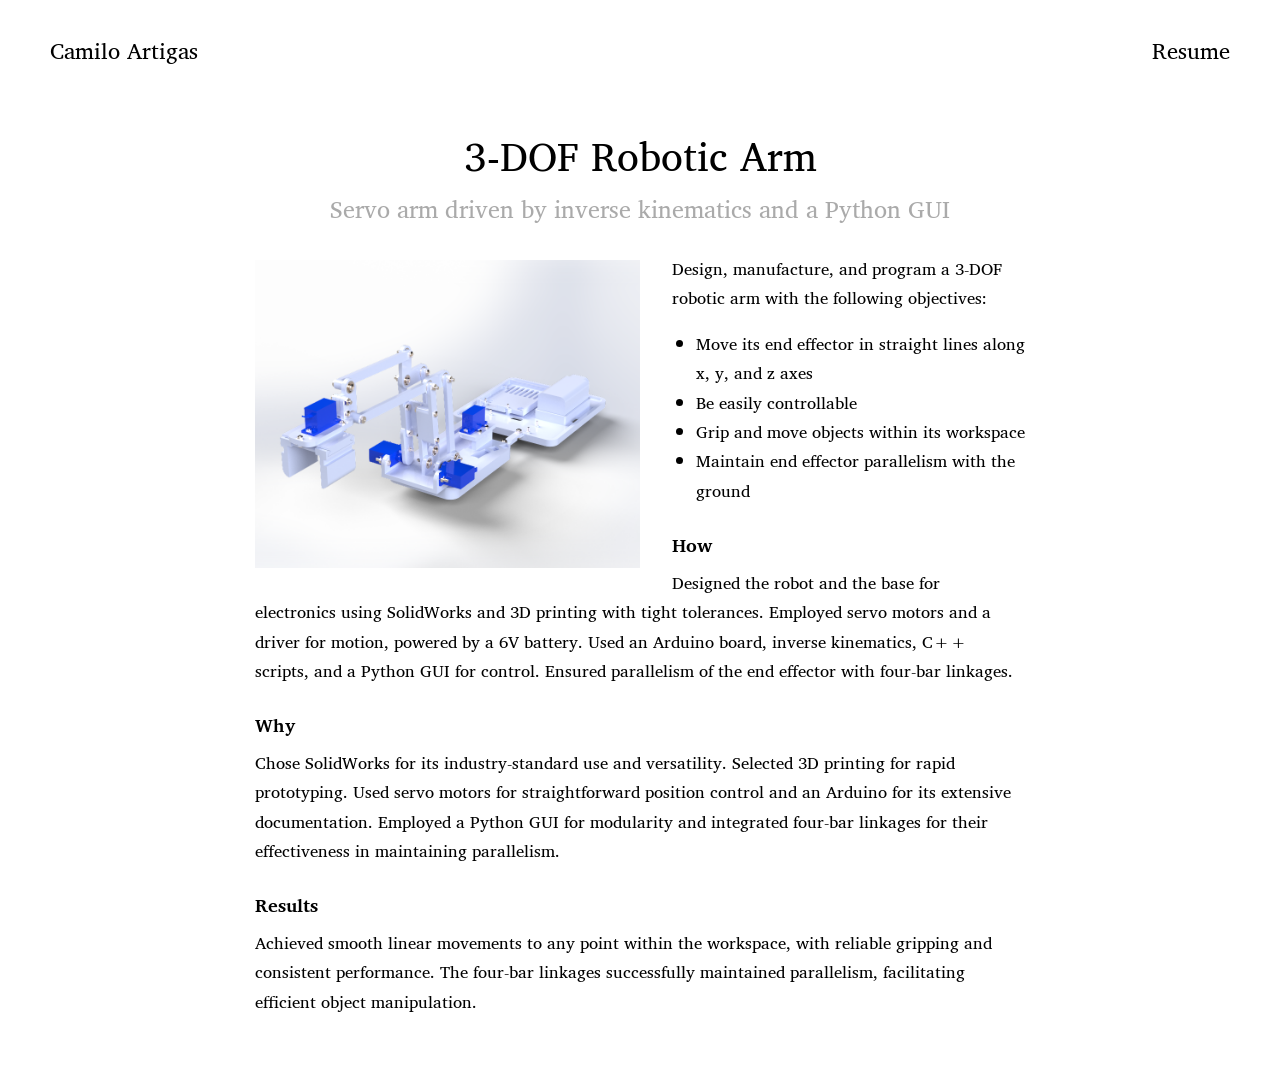
<file: 3dof-robotic-arm.html>
<!DOCTYPE html>
<html lang="en">
<head>
  <meta charset="UTF-8" />
  <meta name="viewport" content="width=device-width, initial-scale=1.0" />
  <title>3 DOF Robotic Arm</title>
  <link rel="stylesheet" href="style.css" />
</head>
<body>
  <header class="site-header">
    <a href="index.html" class="site-name">Camilo Artigas</a>
    <nav class="site-links">
      <a href="assets/Camilo_Artigas_Resume.pdf" target="_blank">Resume</a>
    </nav>
  </header>

  <!-- To edit: copy blocks from project-template.html (subtitle, images, h3 sections, lists, galleries). -->
  <article class="project">
    <h1>3-DOF Robotic Arm</h1>
    <p class="project-sub">Servo arm driven by inverse kinematics and a Python GUI</p>

    <img class="img-left" src="assets/3dof-robotic-arm-3x2.png" alt="3-DOF Robotic Arm" />
    <p>Design, manufacture, and program a 3-DOF robotic arm with the following objectives:</p>
    <ul>
      <li>Move its end effector in straight lines along x, y, and z axes</li>
      <li>Be easily controllable</li>
      <li>Grip and move objects within its workspace</li>
      <li>Maintain end effector parallelism with the ground</li>
    </ul>

    <h3>How</h3>
    <p>Designed the robot and the base for electronics using SolidWorks and 3D printing with tight tolerances. Employed servo motors and a driver for motion, powered by a 6V battery. Used an Arduino board, inverse kinematics, C++ scripts, and a Python GUI for control. Ensured parallelism of the end effector with four-bar linkages.</p>

    <h3>Why</h3>
    <p>Chose SolidWorks for its industry-standard use and versatility. Selected 3D printing for rapid prototyping. Used servo motors for straightforward position control and an Arduino for its extensive documentation. Employed a Python GUI for modularity and integrated four-bar linkages for their effectiveness in maintaining parallelism.</p>

    <h3>Results</h3>
    <p>Achieved smooth linear movements to any point within the workspace, with reliable gripping and consistent performance. The four-bar linkages successfully maintained parallelism, facilitating efficient object manipulation.</p>
  </article>
</body>
</html>
</file>
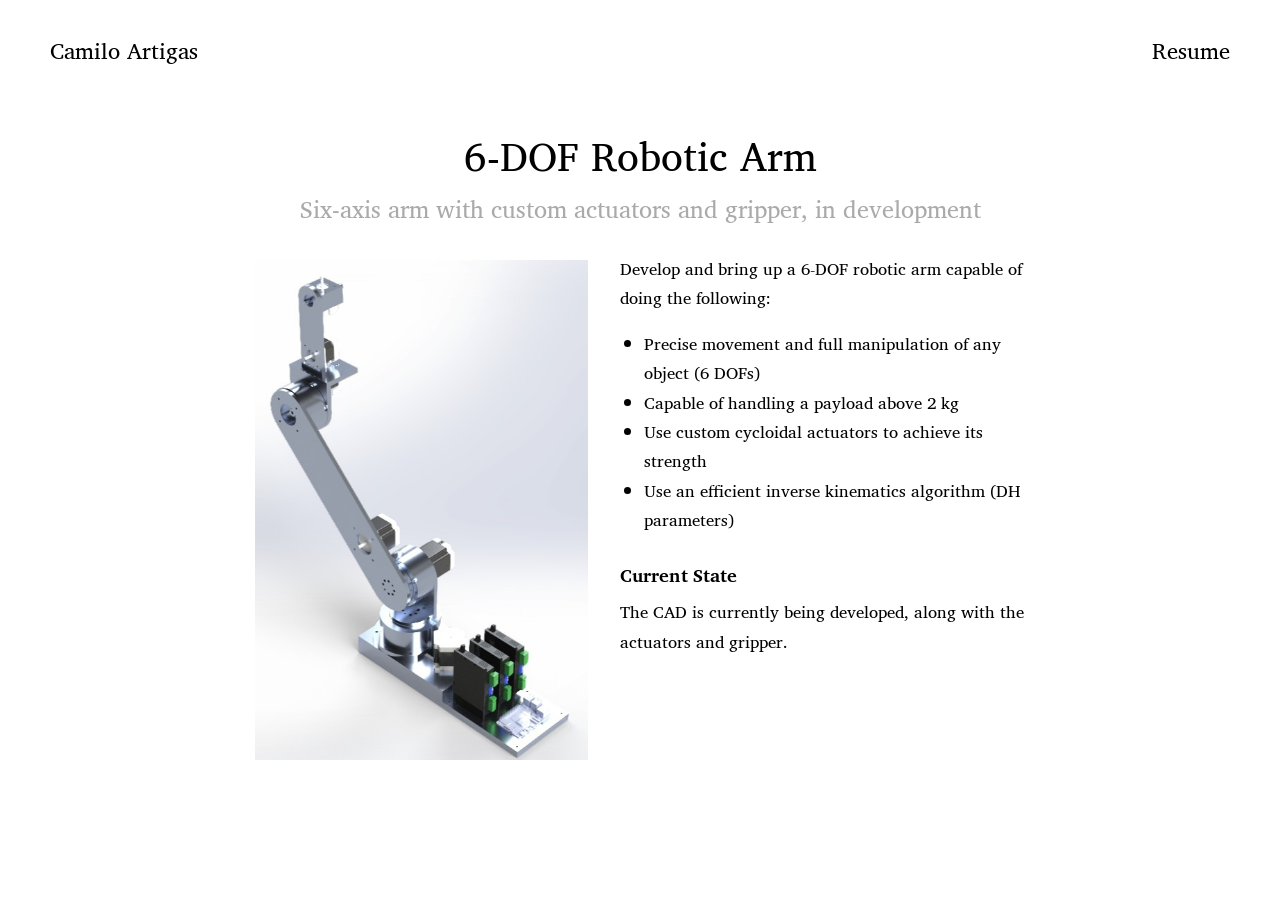
<file: 6dof-robotic-arm.html>
<!DOCTYPE html>
<html lang="en">
<head>
  <meta charset="UTF-8" />
  <meta name="viewport" content="width=device-width, initial-scale=1.0" />
  <title>6 DOF Robotic Arm</title>
  <link rel="stylesheet" href="style.css" />
</head>
<body>
  <header class="site-header">
    <a href="index.html" class="site-name">Camilo Artigas</a>
    <nav class="site-links">
      <a href="assets/Camilo_Artigas_Resume.pdf" target="_blank">Resume</a>
    </nav>
  </header>

  <!-- To edit: copy blocks from project-template.html (subtitle, images, h3 sections, lists, galleries). -->
  <article class="project">
    <h1>6-DOF Robotic Arm</h1>
    <p class="project-sub">Six-axis arm with custom actuators and gripper, in development</p>

    <img class="img-left" src="assets/6dof-robotic-arm-2x3.jpg" alt="6-DOF Robotic Arm" />
    <p>Develop and bring up a 6-DOF robotic arm capable of doing the following:</p>
    <ul>
      <li>Precise movement and full manipulation of any object (6 DOFs)</li>
      <li>Capable of handling a payload above 2 kg</li>
      <li>Use custom cycloidal actuators to achieve its strength</li>
      <li>Use an efficient inverse kinematics algorithm (DH parameters)</li>
    </ul>

    <h3>Current State</h3>
    <p>The CAD is currently being developed, along with the actuators and gripper.</p>
  </article>
</body>
</html>
</file>
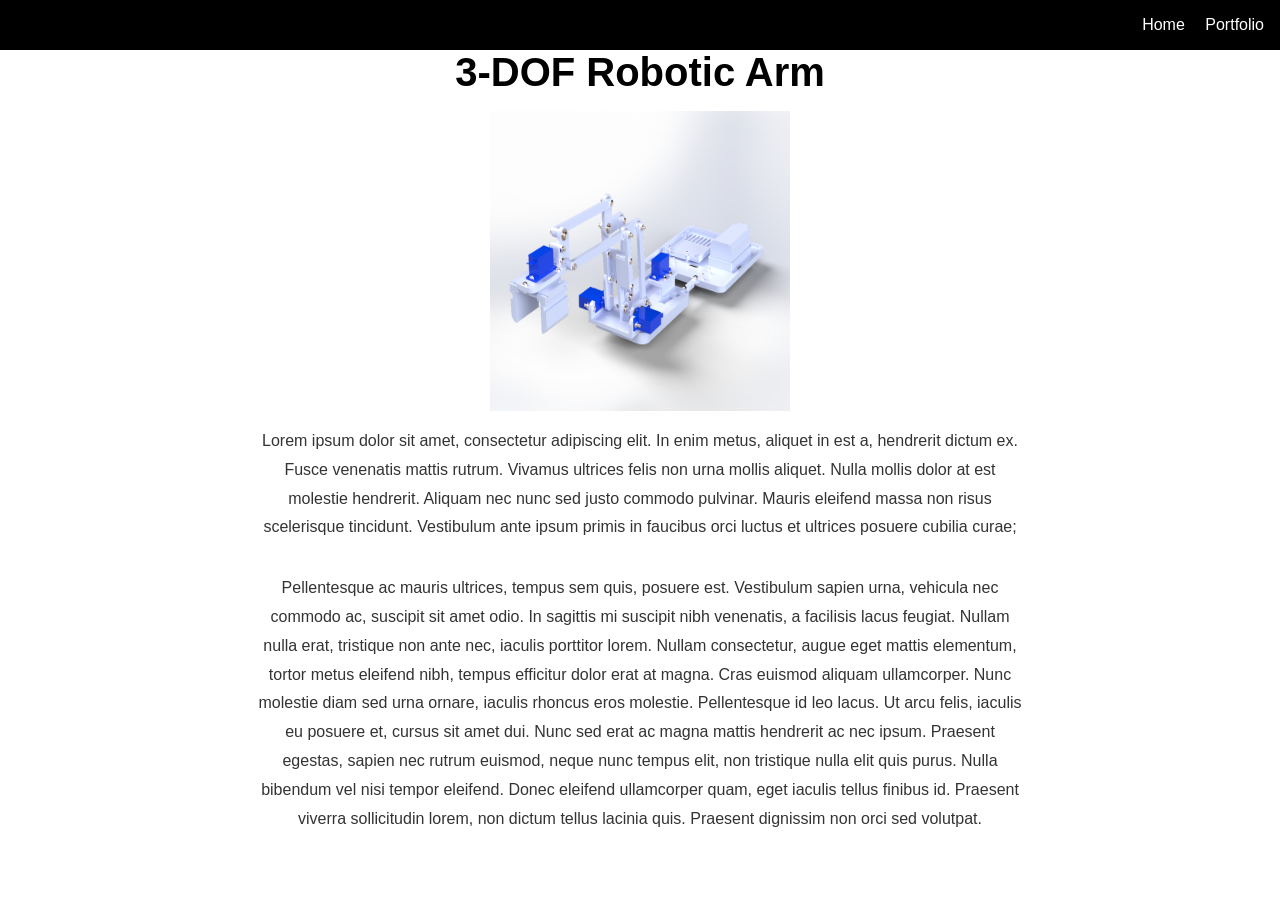
<file: 6of-robotic-arm.html>
<!DOCTYPE html>
<html lang="en">
<head>
  <meta charset="UTF-8" />
  <meta name="viewport" content="width=device-width, initial-scale=1.0" />
  <title>Camilo Artigas</title>
  <style>
    * {
      margin: 0;
      padding: 0;
      box-sizing: border-box;
    }

    body {
      font-family: Arial, sans-serif;
      color: black;
    }

    /* Navbar */
    nav {
      background: black;
      padding: 1rem;
      text-align: right;
      position: sticky;
      top: 0;
      z-index: 1000;
    }

    nav a {
      color: white;
      text-decoration: none;
      margin-left: 1rem;
      font-size: 1rem;
    }

    /* section */
    section {
      display: flex;
      flex-direction: column;
      align-items: center;
      justify-content: center;
      background: white;
    }

    section h1 {
      font-size: 2.5rem;
      margin-bottom: 1rem;
    }

    section h2 {
      font-size: 1.2rem;
      margin-bottom: 1.5rem;
    }

    section img {
      width: 300px;
      height: 300px;
    }

    section p {
      text-align: center;
      font-family: 'Open Sans', sans-serif; /* Use Google Fonts or fallback */
      font-size: 1rem;
      line-height: 1.8; /* Increase spacing between lines */
      max-width: 800px; /* Constrain the paragraph width */
      margin: 1rem auto; /* Center-align horizontally */
      padding: 0 1rem; /* Add padding for smaller screens */
      color: #333; /* Darker text for better contrast */
    }

  </style>
</head>
<body>
  <!-- Navbar -->
  <nav>
    <a href="index.html#home">Home</a>
    <a href="index.html#portfolio">Portfolio</a>
  </nav>

  <!-- section -->
  <section id="home">
    <h1>3-DOF Robotic Arm</h1>
    <img src="assets/3dof-robotic-arm.png" alt="robot arm" />
    <p>Lorem ipsum dolor sit amet, consectetur adipiscing elit. In enim metus, aliquet in est a, hendrerit dictum ex. Fusce venenatis mattis rutrum. Vivamus ultrices felis non urna mollis aliquet. Nulla mollis dolor at est molestie hendrerit. Aliquam nec nunc sed justo commodo pulvinar. Mauris eleifend massa non risus scelerisque tincidunt. Vestibulum ante ipsum primis in faucibus orci luctus et ultrices posuere cubilia curae;</p>
    <p>Pellentesque ac mauris ultrices, tempus sem quis, posuere est. Vestibulum sapien urna, vehicula nec commodo ac, suscipit sit amet odio. In sagittis mi suscipit nibh venenatis, a facilisis lacus feugiat. Nullam nulla erat, tristique non ante nec, iaculis porttitor lorem. Nullam consectetur, augue eget mattis elementum, tortor metus eleifend nibh, tempus efficitur dolor erat at magna. Cras euismod aliquam ullamcorper. Nunc molestie diam sed urna ornare, iaculis rhoncus eros molestie. Pellentesque id leo lacus. Ut arcu felis, iaculis eu posuere et, cursus sit amet dui. Nunc sed erat ac magna mattis hendrerit ac nec ipsum. Praesent egestas, sapien nec rutrum euismod, neque nunc tempus elit, non tristique nulla elit quis purus. Nulla bibendum vel nisi tempor eleifend. Donec eleifend ullamcorper quam, eget iaculis tellus finibus id. Praesent viverra sollicitudin lorem, non dictum tellus lacinia quis. Praesent dignissim non orci sed volutpat.</p>
  </section>
</body>
</html>
</file>
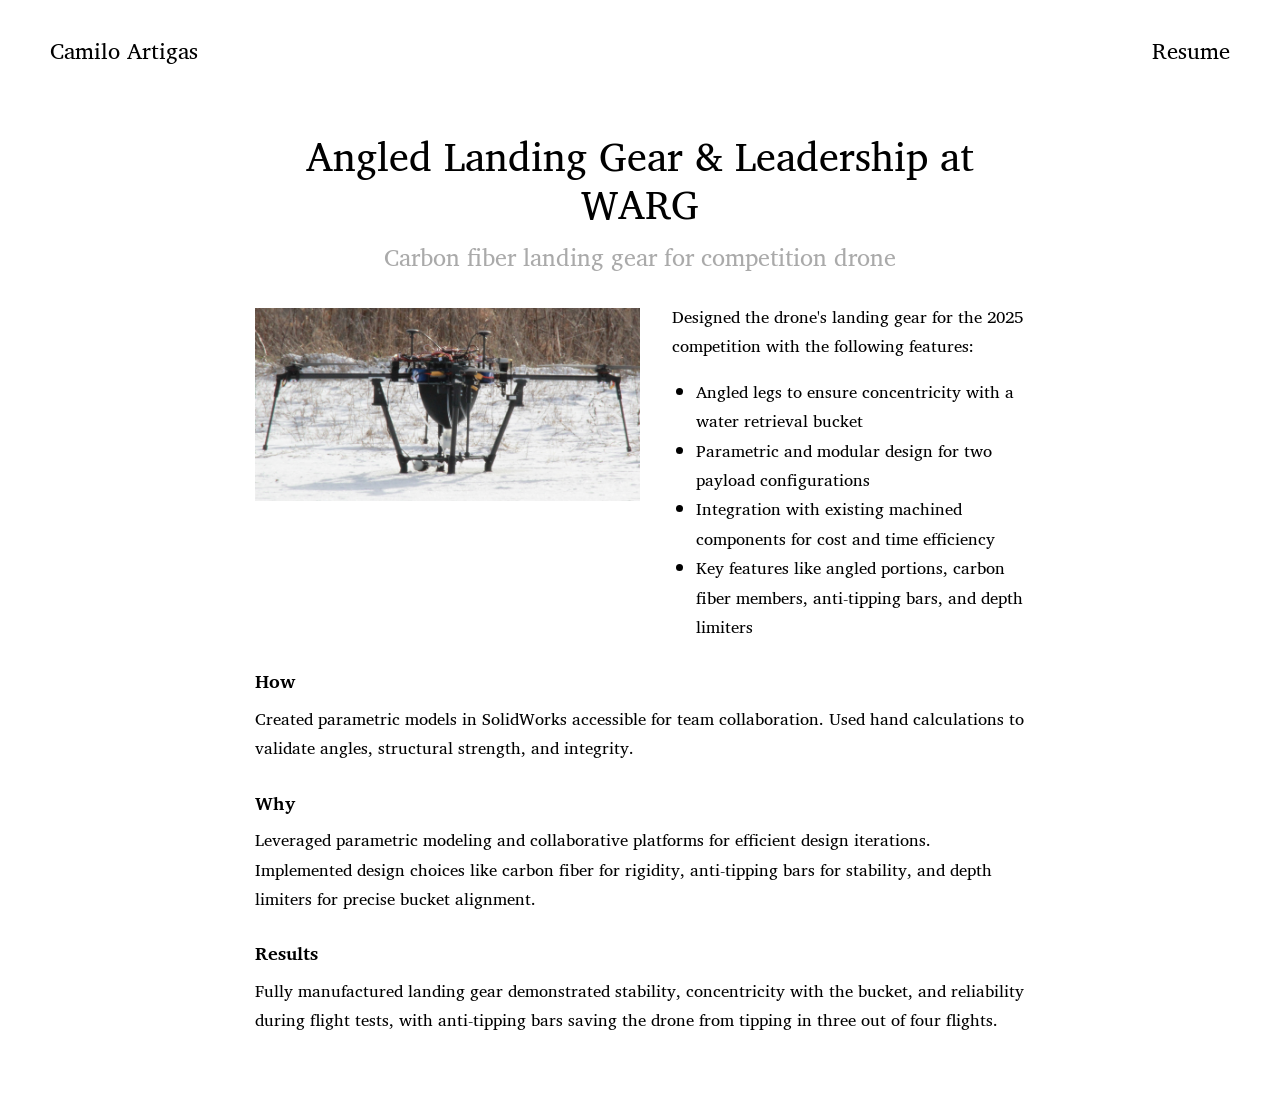
<file: angled-landing-gear.html>
<!DOCTYPE html>
<html lang="en">
<head>
  <meta charset="UTF-8" />
  <meta name="viewport" content="width=device-width, initial-scale=1.0" />
  <title>Angled Landing Gear</title>
  <link rel="stylesheet" href="style.css" />
</head>
<body>
  <header class="site-header">
    <a href="index.html" class="site-name">Camilo Artigas</a>
    <nav class="site-links">
      <a href="assets/Camilo_Artigas_Resume.pdf" target="_blank">Resume</a>
    </nav>
  </header>

  <!-- To edit: copy blocks from project-template.html (subtitle, images, h3 sections, lists, galleries). -->
  <article class="project">
    <h1>Angled Landing Gear &amp; Leadership at WARG</h1>
    <p class="project-sub">Carbon fiber landing gear for competition drone</p>

    <img class="img-left" src="assets/angled-landing-gear-2x1.JPG" alt="Angled Landing Gear" />
    <p>Designed the drone's landing gear for the 2025 competition with the following features:</p>
    <ul>
      <li>Angled legs to ensure concentricity with a water retrieval bucket</li>
      <li>Parametric and modular design for two payload configurations</li>
      <li>Integration with existing machined components for cost and time efficiency</li>
      <li>Key features like angled portions, carbon fiber members, anti-tipping bars, and depth limiters</li>
    </ul>

    <h3>How</h3>
    <p>Created parametric models in SolidWorks accessible for team collaboration. Used hand calculations to validate angles, structural strength, and integrity.</p>

    <h3>Why</h3>
    <p>Leveraged parametric modeling and collaborative platforms for efficient design iterations. Implemented design choices like carbon fiber for rigidity, anti-tipping bars for stability, and depth limiters for precise bucket alignment.</p>

    <h3>Results</h3>
    <p>Fully manufactured landing gear demonstrated stability, concentricity with the bucket, and reliability during flight tests, with anti-tipping bars saving the drone from tipping in three out of four flights.</p>
  </article>
</body>
</html>
</file>
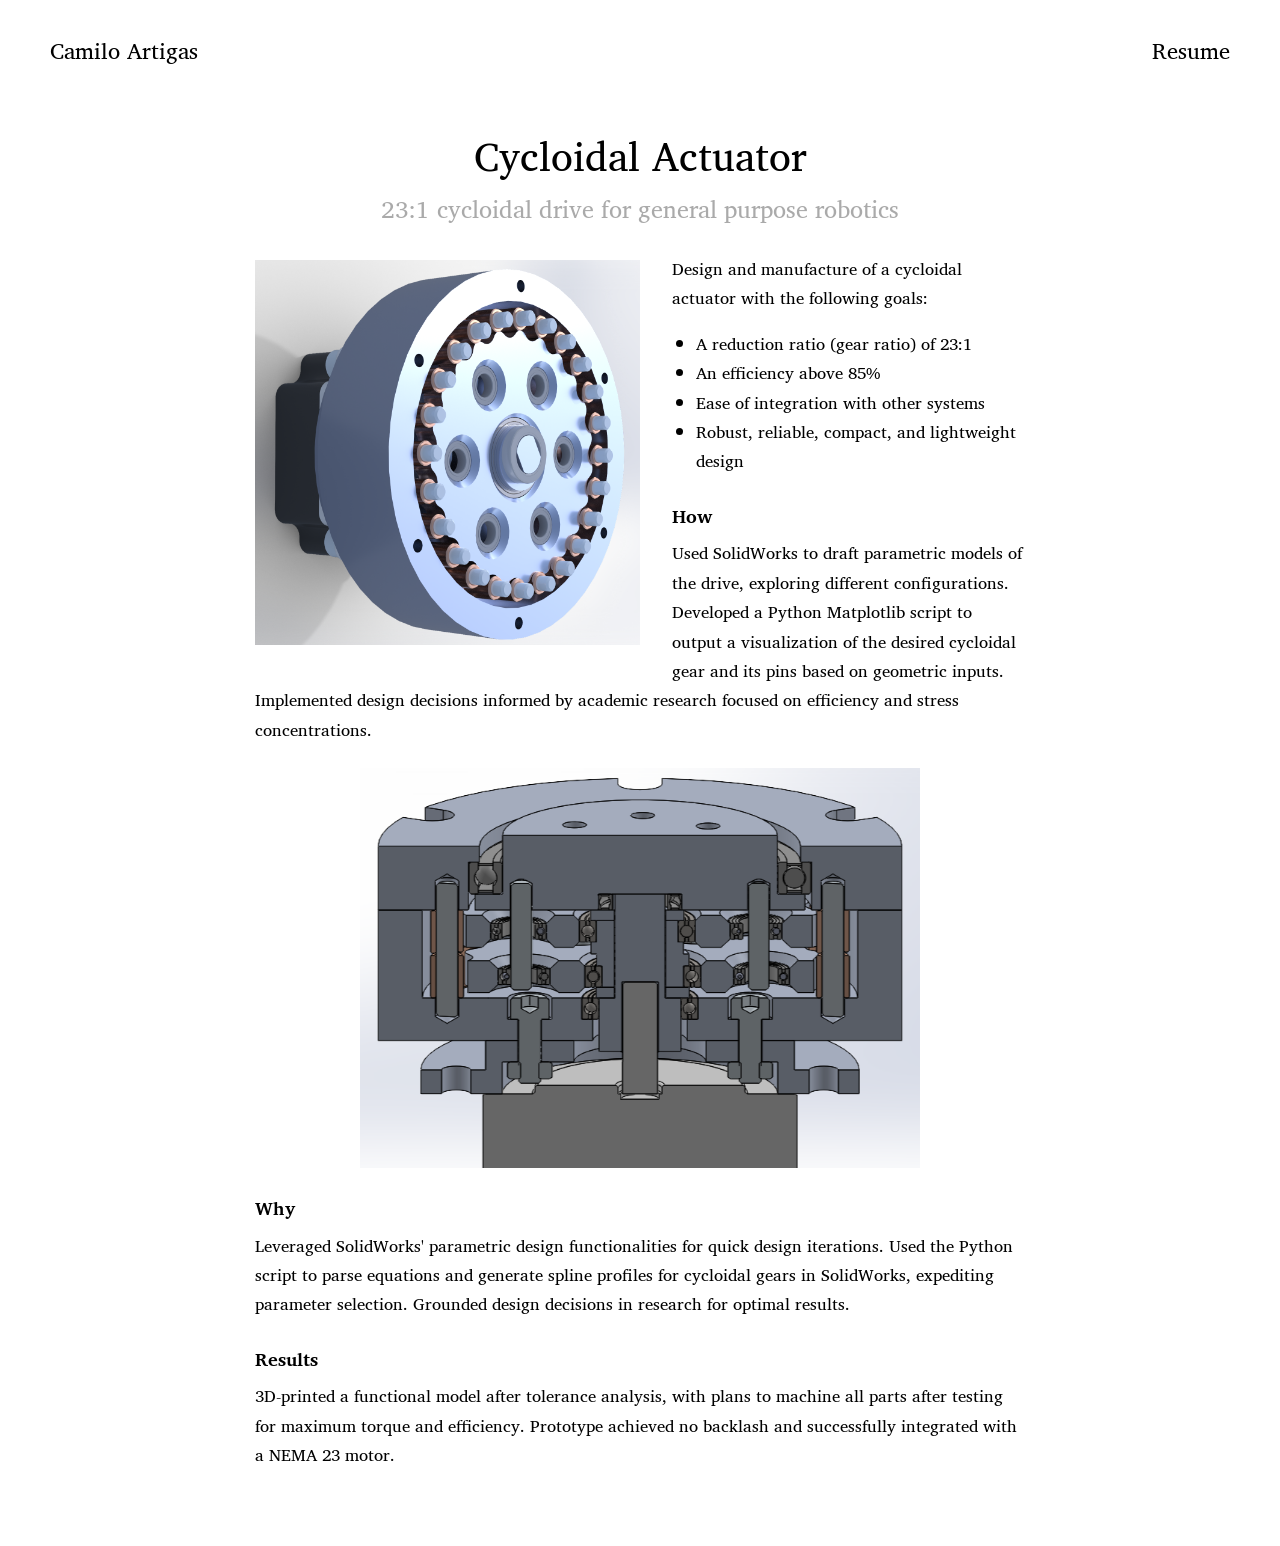
<file: cycloidal-actuator.html>
<!DOCTYPE html>
<html lang="en">
<head>
  <meta charset="UTF-8" />
  <meta name="viewport" content="width=device-width, initial-scale=1.0" />
  <title>Cycloidal Actuator</title>
  <link rel="stylesheet" href="style.css" />
</head>
<body>
  <header class="site-header">
    <a href="index.html" class="site-name">Camilo Artigas</a>
    <nav class="site-links">
      <a href="assets/Camilo_Artigas_Resume.pdf" target="_blank">Resume</a>
    </nav>
  </header>

  <!-- To edit: copy blocks from project-template.html (subtitle, images, h3 sections, lists, galleries). -->
  <article class="project">
    <h1>Cycloidal Actuator</h1>
    <p class="project-sub">23:1 cycloidal drive for general purpose robotics</p>

    <img class="img-left" src="assets/cycloidal-actuator-1x1.png" alt="Cycloidal Actuator" />
    <p>Design and manufacture of a cycloidal actuator with the following goals:</p>
    <ul>
      <li>A reduction ratio (gear ratio) of 23:1</li>
      <li>An efficiency above 85%</li>
      <li>Ease of integration with other systems</li>
      <li>Robust, reliable, compact, and lightweight design</li>
    </ul>

    <h3>How</h3>
    <p>Used SolidWorks to draft parametric models of the drive, exploring different configurations. Developed a Python Matplotlib script to output a visualization of the desired cycloidal gear and its pins based on geometric inputs. Implemented design decisions informed by academic research focused on efficiency and stress concentrations.</p>

    <div class="gallery">
      <img src="assets/cycloid-cross-7x5.png" alt="Cycloidal actuator cross-section" />
    </div>

    <h3>Why</h3>
    <p>Leveraged SolidWorks' parametric design functionalities for quick design iterations. Used the Python script to parse equations and generate spline profiles for cycloidal gears in SolidWorks, expediting parameter selection. Grounded design decisions in research for optimal results.</p>

    <h3>Results</h3>
    <p>3D-printed a functional model after tolerance analysis, with plans to machine all parts after testing for maximum torque and efficiency. Prototype achieved no backlash and successfully integrated with a NEMA 23 motor.</p>
  </article>
</body>
</html>
</file>
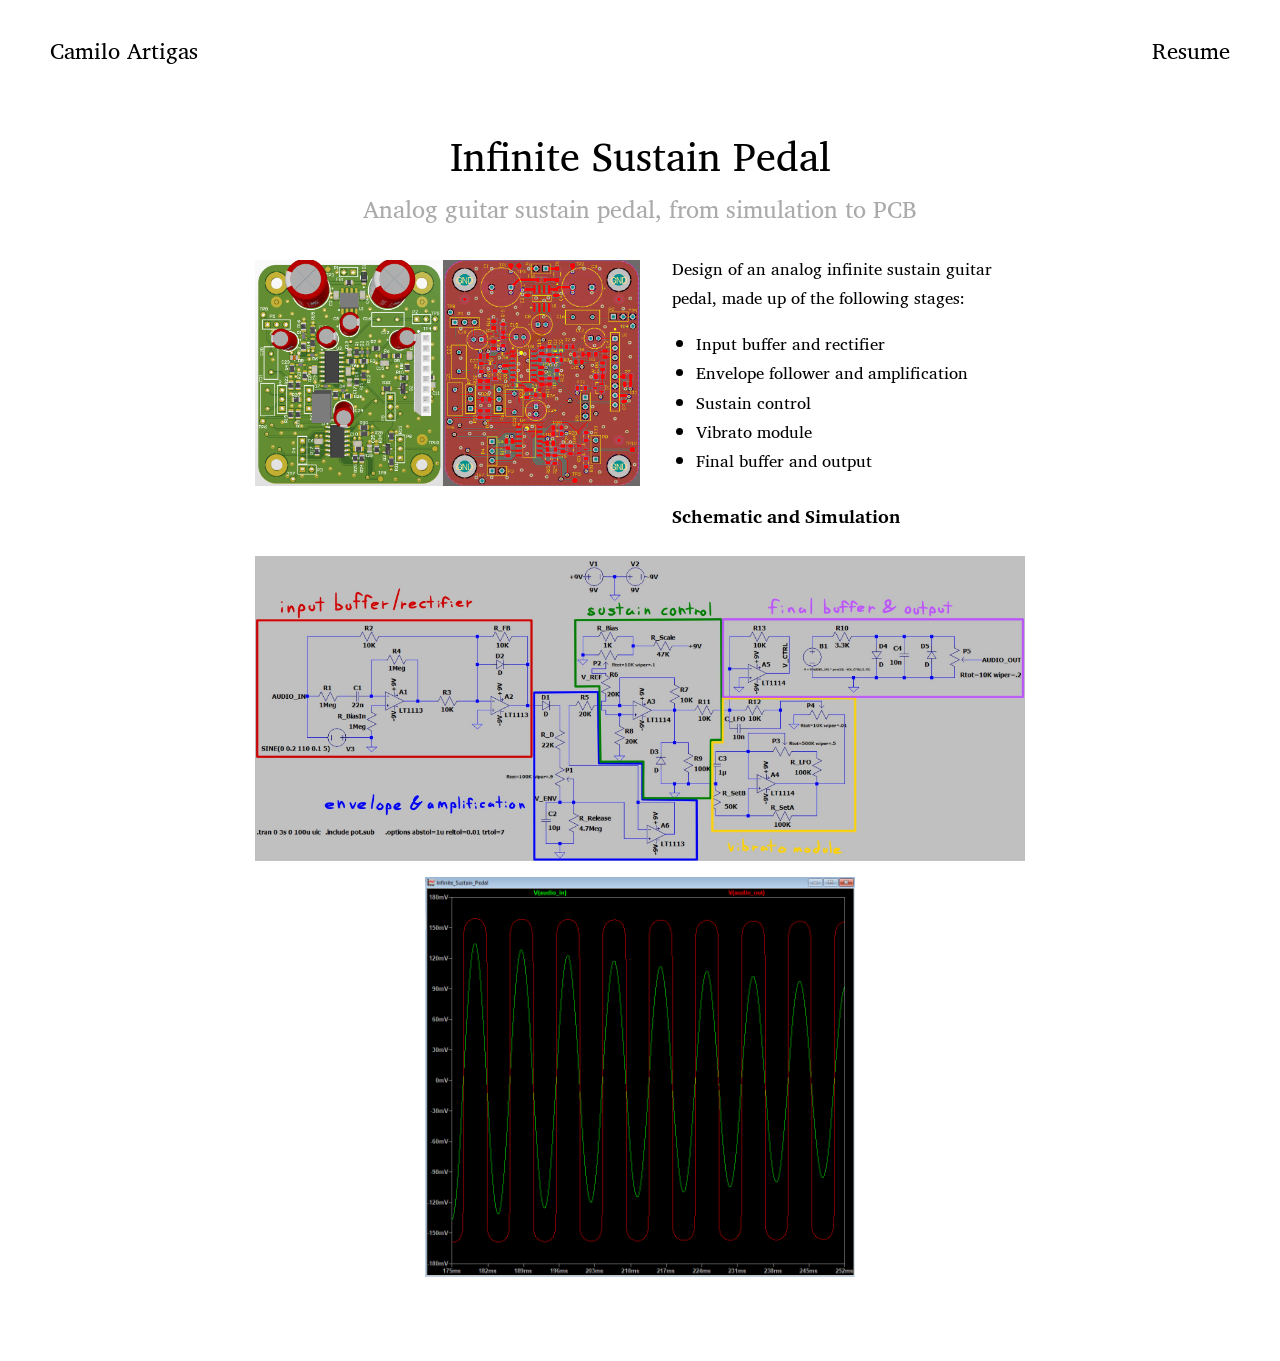
<file: inf-sustain-pedal.html>
<!DOCTYPE html>
<html lang="en">
<head>
  <meta charset="UTF-8" />
  <meta name="viewport" content="width=device-width, initial-scale=1.0" />
  <title>Infinite Sustain Pedal</title>
  <link rel="stylesheet" href="style.css" />
</head>
<body>
  <header class="site-header">
    <a href="index.html" class="site-name">Camilo Artigas</a>
    <nav class="site-links">
      <a href="assets/Camilo_Artigas_Resume.pdf" target="_blank">Resume</a>
    </nav>
  </header>

  <!-- To edit: copy blocks from project-template.html (subtitle, images, h3 sections, lists, galleries). -->
  <article class="project">
    <h1>Infinite Sustain Pedal</h1>
    <p class="project-sub">Analog guitar sustain pedal, from simulation to PCB</p>

    <img class="img-left" src="assets/inf-sustain-pedal-pcb-1.7x1.png" alt="Infinite Sustain Pedal PCB" />
    <p>Design of an analog infinite sustain guitar pedal, made up of the following stages:</p>
    <ul>
      <li>Input buffer and rectifier</li>
      <li>Envelope follower and amplification</li>
      <li>Sustain control</li>
      <li>Vibrato module</li>
      <li>Final buffer and output</li>
    </ul>

    <!-- TODO: add sections (h3 + paragraphs) about the design, like the other project pages -->

    <h3>Schematic and Simulation</h3>
    <div class="gallery">
      <img src="assets/inf-sustain-pedal-overview.jpg" alt="Infinite Sustain Pedal schematic" />
      <img src="assets/inf-sustain-pedal-simulation.png" alt="Infinite Sustain Pedal simulation" />
    </div>
  </article>
</body>
</html>
</file>
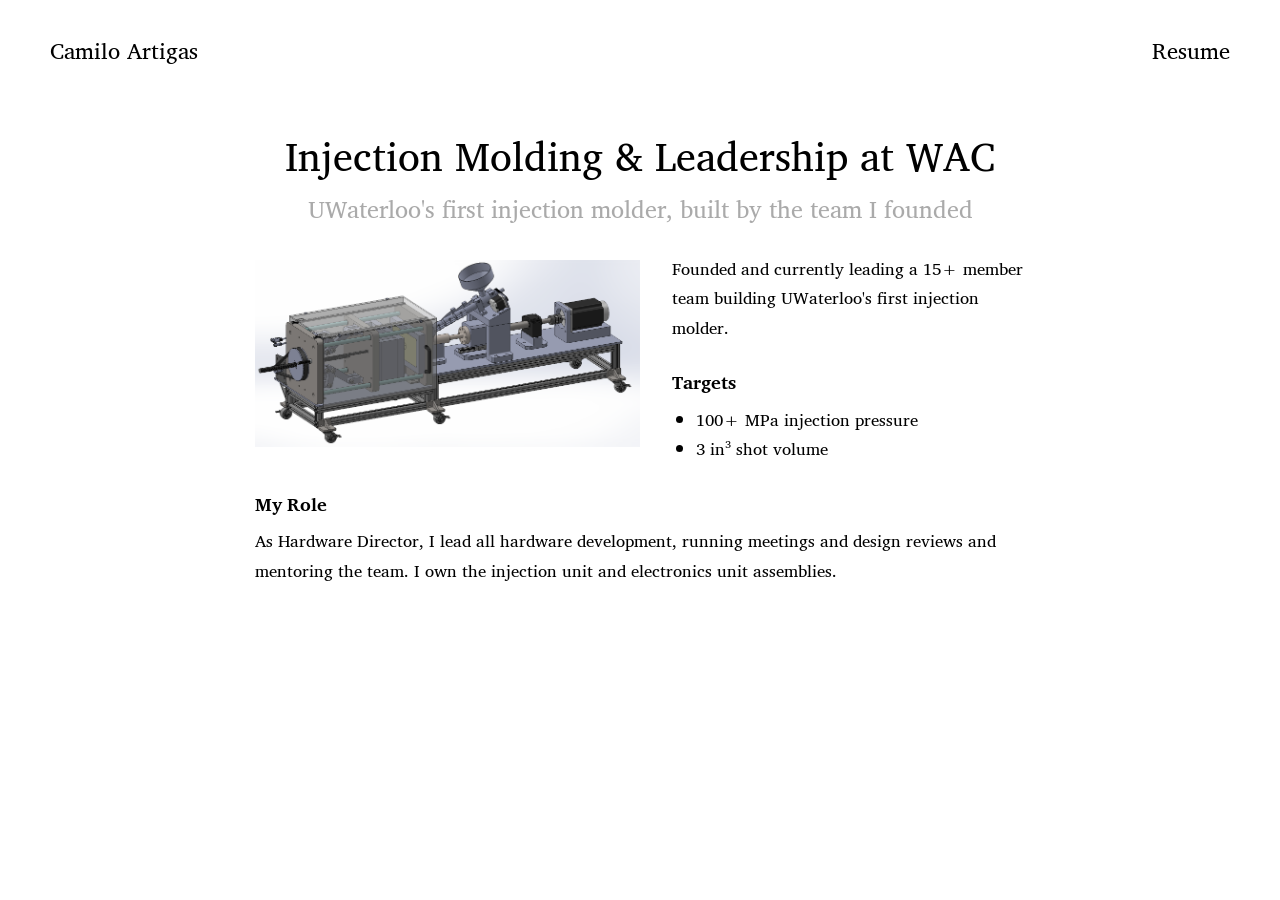
<file: injection-molder.html>
<!DOCTYPE html>
<html lang="en">
<head>
  <meta charset="UTF-8" />
  <meta name="viewport" content="width=device-width, initial-scale=1.0" />
  <title>Injection Molder</title>
  <link rel="stylesheet" href="style.css" />
</head>
<body>
  <header class="site-header">
    <a href="index.html" class="site-name">Camilo Artigas</a>
    <nav class="site-links">
      <a href="assets/Camilo_Artigas_Resume.pdf" target="_blank">Resume</a>
    </nav>
  </header>

  <!-- To edit: copy blocks from project-template.html (subtitle, images, h3 sections, lists, galleries). -->
  <article class="project">
    <h1>Injection Molding &amp; Leadership at WAC</h1>
    <p class="project-sub">UWaterloo's first injection molder, built by the team I founded</p>

    <img class="img-left" src="assets/injection-molder-assy-2x1.png" alt="Injection molder SolidWorks assembly" />
    <p>Founded and currently leading a 15+ member team building UWaterloo's first injection molder.</p>

    <h3>Targets</h3>
    <ul>
      <li>100+ MPa injection pressure</li>
      <li>3 in&sup3; shot volume</li>
    </ul>

    <h3>My Role</h3>
    <p>As Hardware Director, I lead all hardware development, running meetings and design reviews and mentoring the team. I own the injection unit and electronics unit assemblies.</p>
  </article>
</body>
</html>
</file>
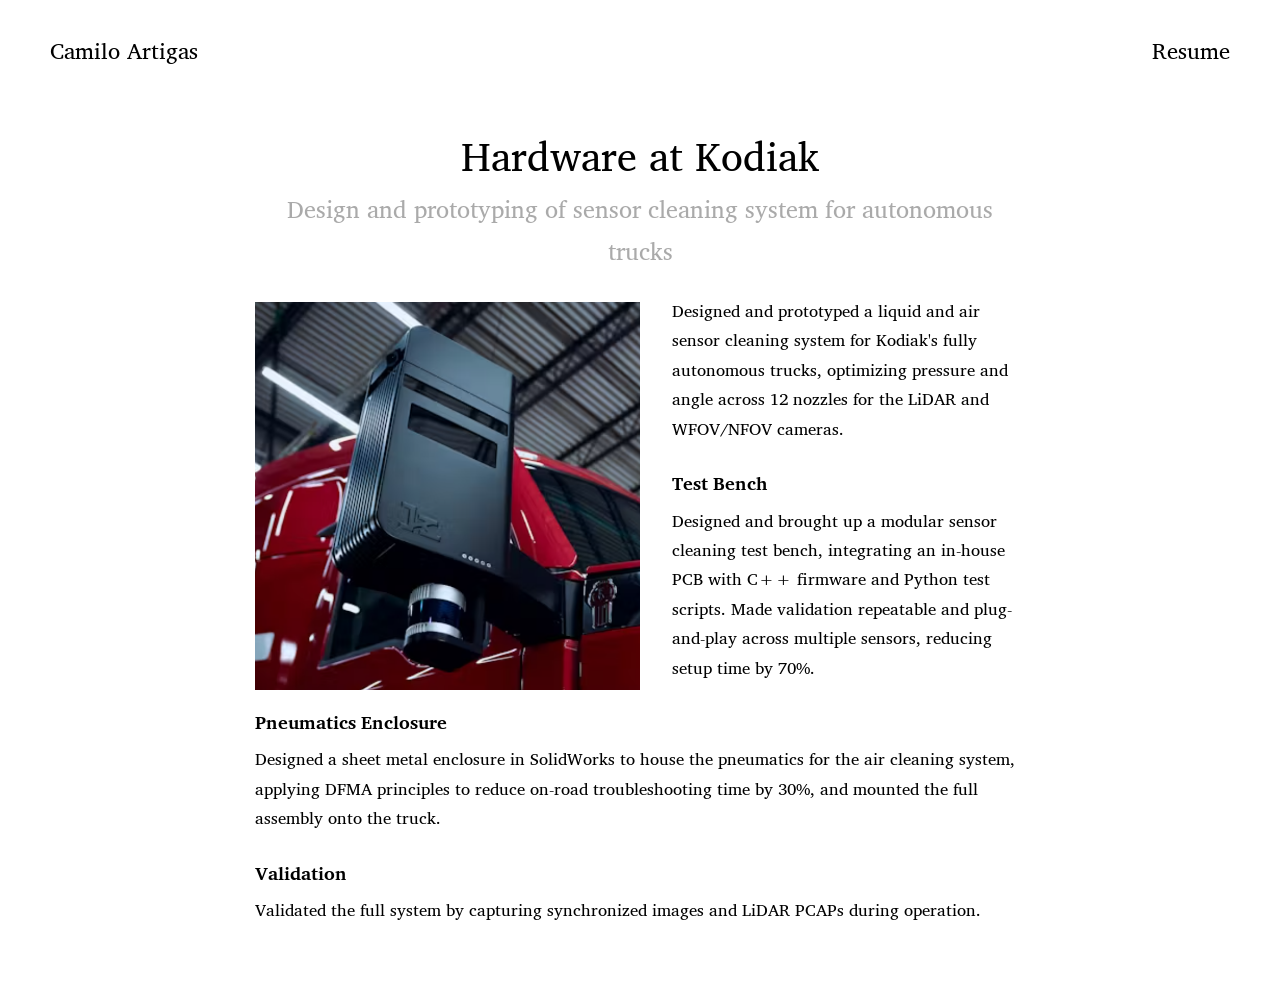
<file: kodiak-sensor-cleaning.html>
<!DOCTYPE html>
<html lang="en">
<head>
  <meta charset="UTF-8" />
  <meta name="viewport" content="width=device-width, initial-scale=1.0" />
  <title>Sensor Cleaning System</title>
  <link rel="stylesheet" href="style.css" />
</head>
<body>
  <header class="site-header">
    <a href="index.html" class="site-name">Camilo Artigas</a>
    <nav class="site-links">
      <a href="assets/Camilo_Artigas_Resume.pdf" target="_blank">Resume</a>
    </nav>
  </header>

  <!-- To edit: copy blocks from project-template.html (subtitle, images, h3 sections, lists, galleries). -->
  <article class="project">
    <h1>Hardware at Kodiak</h1>
    <p class="project-sub">Design and prototyping of sensor cleaning system for autonomous trucks</p>

    <img class="img-left" src="assets/kodiak-pod-1x1.png" alt="Kodiak commercial sensor pod assembly" />
    <p>Designed and prototyped a liquid and air sensor cleaning system for Kodiak's fully autonomous trucks, optimizing pressure and angle across 12 nozzles for the LiDAR and WFOV/NFOV cameras.</p>

    <h3>Test Bench</h3>
    <p>Designed and brought up a modular sensor cleaning test bench, integrating an in-house PCB with C++ firmware and Python test scripts. Made validation repeatable and plug-and-play across multiple sensors, reducing setup time by 70%.</p>

    <h3>Pneumatics Enclosure</h3>
    <p>Designed a sheet metal enclosure in SolidWorks to house the pneumatics for the air cleaning system, applying DFMA principles to reduce on-road troubleshooting time by 30%, and mounted the full assembly onto the truck.</p>

    <h3>Validation</h3>
    <p>Validated the full system by capturing synchronized images and LiDAR PCAPs during operation.</p>
  </article>
</body>
</html>
</file>
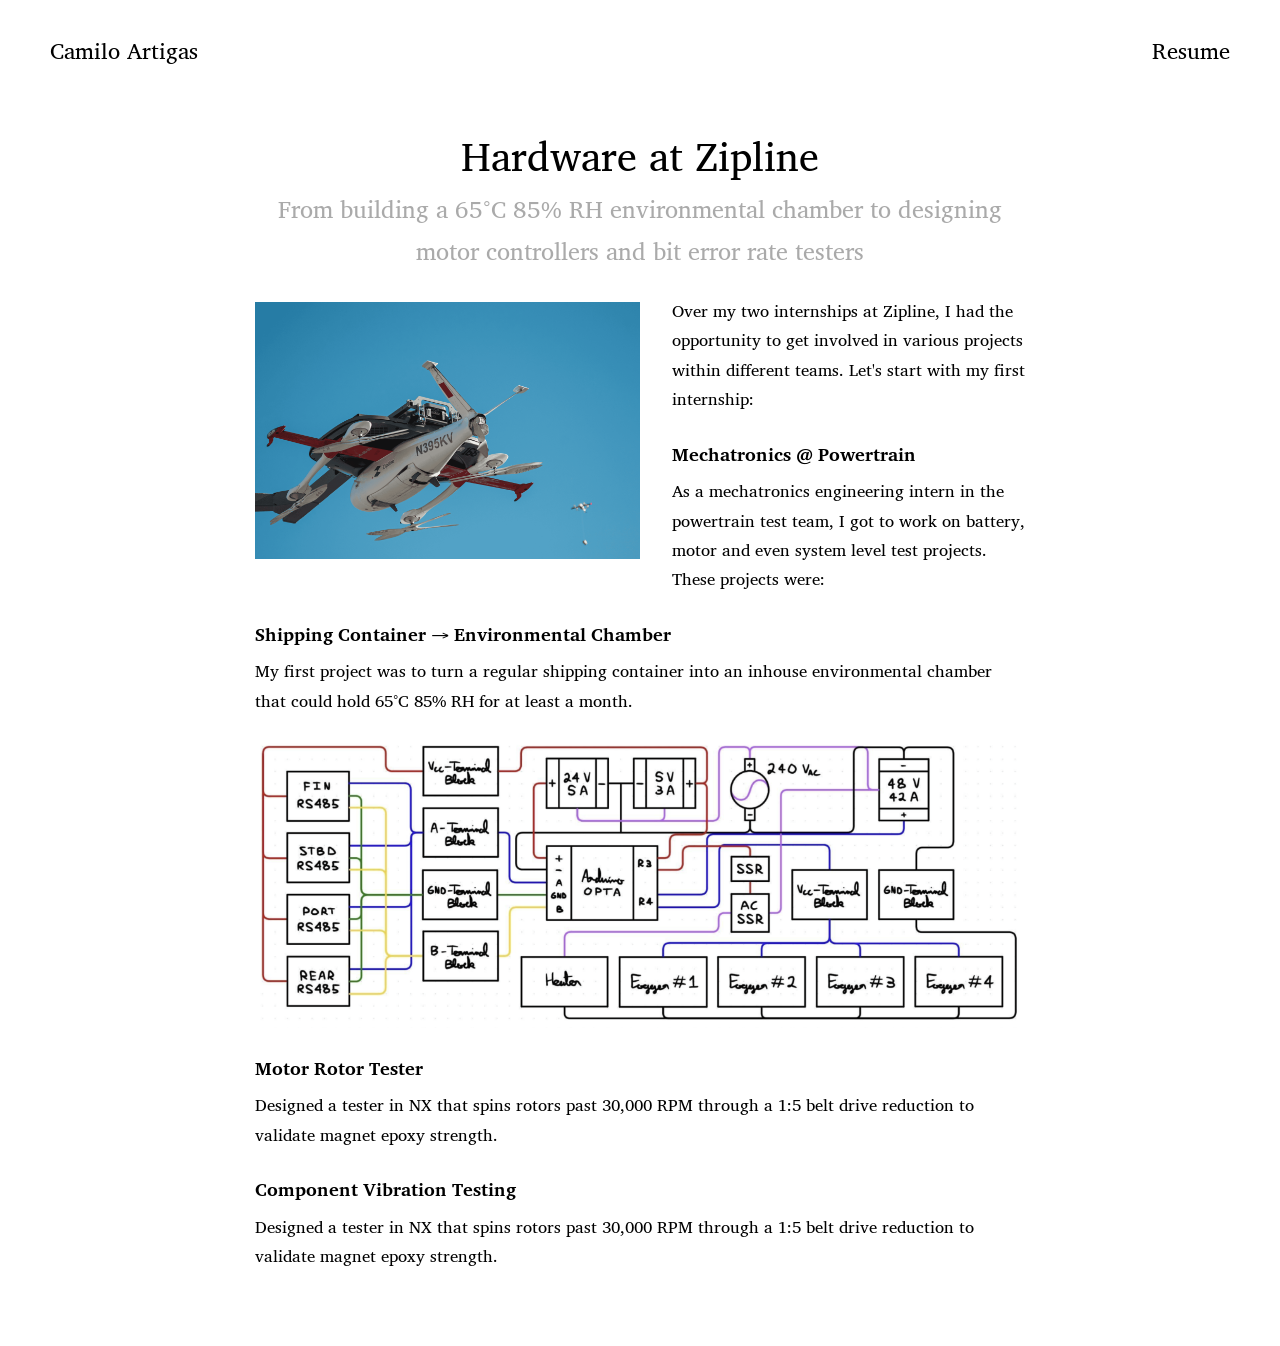
<file: zipline-ev3.html>
<!DOCTYPE html>
<html lang="en">
<head>
  <meta charset="UTF-8" />
  <meta name="viewport" content="width=device-width, initial-scale=1.0" />
  <title>EV3 Drone Test Hardware</title>
  <link rel="stylesheet" href="style.css" />
</head>
<body>
  <header class="site-header">
    <a href="index.html" class="site-name">Camilo Artigas</a>
    <nav class="site-links">
      <a href="assets/Camilo_Artigas_Resume.pdf" target="_blank">Resume</a>
    </nav>
  </header>

  <!-- To edit: copy blocks from project-template.html (subtitle, images, h3 sections, lists, galleries). -->
  <article class="project">
    <h1>Hardware at Zipline</h1>
    <p class="project-sub">From building a 65°C 85% RH environmental chamber to designing motor controllers and bit error rate testers</p>

    <img class="img-left" src="assets/docked-zip-3x2.png" alt="Docked Zipline EV3 drone" />
    <p>Over my two internships at Zipline, I had the opportunity to get involved in various projects within different teams. Let's start with my first internship:</p>

    <h3>Mechatronics @ Powertrain</h3>
    <p>As a mechatronics engineering intern in the powertrain test team, I got to work on battery, motor and even system level test projects. These projects were:</p>
    <p></p>

    <h3>Shipping Container → Environmental Chamber</h3>
    <p>My first project was to turn a regular shipping container into an inhouse environmental chamber that could hold 65°C 85% RH for at least a month. </p>
    <img class="img-wide" src="assets/zipline-chamber-8x3.png" alt="MTS Schematic" />

    <h3>Motor Rotor Tester</h3>
    <p>Designed a tester in NX that spins rotors past 30,000 RPM through a 1:5 belt drive reduction to validate magnet epoxy strength.</p>


    <h3>Component Vibration Testing</h3>
    <p>Designed a tester in NX that spins rotors past 30,000 RPM through a 1:5 belt drive reduction to validate magnet epoxy strength.</p>
  </article>
</body>
</html>
</file>
<file: style.css>
/* Shared styles for every page */

/* Charis SIL is built from Bitstream Charter, the resume's font; real Charter is used where installed */
@import url("https://fonts.googleapis.com/css2?family=Charis+SIL:ital,wght@0,400;0,700;1,400&display=swap");

:root {
  --bg: white;
  --surface: #ececec;     /* Light grey panels, like the intro */
  --text: black;
  --text-muted: #333;
  --text-faint: #666;
  --divider: #1b1b1d;     /* Lines between projects */
  --divider-width: 4px;
}

* {
  margin: 0;
  padding: 0;
  box-sizing: border-box;
}

html {
  /* Stop phone browsers from enlarging text differently on text-heavy pages */
  -webkit-text-size-adjust: 100%;
  text-size-adjust: 100%;
}

body {
  font-family: Charter, "Bitstream Charter", "Charis SIL", Georgia, serif;
  color: var(--text);
  background: var(--bg);
}

a {
  color: inherit;
  text-decoration: none;
}

/* Header: name on the left, links on the right */
.site-header {
  display: flex;
  align-items: center;
  justify-content: space-between;
  max-width: 2000px;
  height: 100px;
  margin: 0 auto;
  padding: 0 50px;
}

.site-name,
.site-links a {
  font-size: 1.4rem;
}

.site-links a {
  margin-left: 1.5rem;
}

.site-links a:hover {
  text-decoration: underline;
}

.site-footer {
  max-width: 2000px;
  margin: 0 auto 30px;
  padding: 0 50px;
  text-align: right;
  font-size: 0.9rem;
}

/* ---------- Home page grid ---------- */

.projects {
  container-type: inline-size; /* Tiles size themselves with cqw units */
  max-width: 2000px;
  margin: 0 auto 50px;
  padding: 0 50px;
}

/* Justified rows: each tile grows in proportion to its image's ratio (--r),
   so every tile in a row is the same height and the row fills the full
   width. Both edges line up and nothing is cropped. The thin gaps show the
   grid's dark background, drawing a line between projects. */
.grid,
.row {
  display: flex;
  gap: var(--divider-width);
  background: var(--divider);
}

.grid {
  flex-direction: column;
  border: var(--divider-width) solid var(--divider); /* Same line around the outside */
}

.tile {
  flex: var(--r, 1) 1 0;
  min-width: 0;
  aspect-ratio: var(--r, 1);
  position: relative;
  overflow: hidden;
  background: var(--bg);
}

.tile img {
  width: 100%;
  height: 100%;
  object-fit: contain; /* Never crop */
  display: block;
}

/* Intro: square photo on the left, text on the right */
.intro-tile {
  display: flex;
  background: var(--surface);
}

.tile .intro-photo {
  width: auto;
  aspect-ratio: 1;
  object-fit: cover;
}

.intro-text {
  flex: 1;
  display: flex;
  flex-direction: column;
  justify-content: center;
  gap: 1.4cqw;
  padding: 2cqw 2.2cqw;
  font-size: clamp(0.8rem, 1.3cqw, 1.5rem);
  line-height: 1.55;
}

.intro-text h1 {
  font-size: 1.5em;
  font-weight: normal;
  line-height: 1.2;
}

/* Hover caption: title above the line, description below */
.caption {
  position: absolute;
  inset: 0;
  display: flex;
  flex-direction: column;
  justify-content: center;
  padding: 0 10%;
  text-align: center;
  background: rgba(255, 255, 255, 0.85);
  opacity: 0;
  transition: opacity 0.3s ease-in-out;
}

.caption h3 {
  padding-bottom: 0.5rem;
  border-bottom: 1px solid rgba(0, 0, 0, 0.5);
  text-transform: uppercase; /* Real capitals; faked small caps looked like a different font */
  font-weight: normal;
  letter-spacing: 2px;
  font-size: clamp(0.95rem, 1.3cqw, 1.5rem);
}

.caption p {
  padding-top: 0.5rem;
  font-style: italic;
  font-size: clamp(0.9rem, 1.1cqw, 1.2rem);
}

.caption h3,
.caption p {
  transform: translateY(2rem);
  transition: transform 0.4s cubic-bezier(0, 0, 0, 1);
}

.tile:hover .caption {
  opacity: 1;
}

.tile:hover .caption h3,
.tile:hover .caption p {
  transform: none;
}

/* Small screens: one column, each tile at its own ratio, caption under the image */
@media (max-width: 900px) {
  .site-header,
  .site-footer,
  .projects {
    padding: 0 16px;
  }

  .grid,
  .row {
    display: flex;
    flex-direction: column;
    gap: 2rem;
    background: none; /* Stacked projects are separated by space instead */
    border: none;
  }

  .tile {
    flex: none;
    aspect-ratio: auto;
  }

  .tile img {
    height: auto;
    aspect-ratio: var(--r, 1);
  }

  .tile .intro-photo {
    width: 40%;
  }

  .intro-text {
    gap: 0.5rem;
    padding: 1rem;
    font-size: 1rem;
  }

  .caption {
    position: static;
    opacity: 1;
    padding: 0.75rem 0 0;
    background: none;
  }

  .caption h3,
  .caption p {
    transform: none;
  }
}

/* ---------- Project pages ----------
   One readable column like an article. See project-template.html for the
   building blocks: subtitle, images, section headings, lists, galleries. */

.project {
  max-width: 850px;
  margin: 0 auto;
  padding: 1rem 40px 60px;
  font-size: 1.05rem;
  line-height: 1.75;
}

.project::after {
  content: "";
  display: block;
  clear: both; /* Keep the page tall enough for a floated image */
}

/* Centered title, with a big grey subtitle under it */
.project h1 {
  text-align: center;
  font-size: 2.5rem;
  font-weight: normal;
  line-height: 1.2;
  margin: 1rem 0 0.5rem;
}

/* Grey line under the title, e.g. "2025 | In Progress" */
.project .project-sub {
  text-align: center;
  font-size: 1.5rem;
  color: #aaa;
  margin-bottom: 1.5rem;
}

/* Images: three classes
   img-left / img-right: sits on that side; the text after it wraps around it
   img-wide: full column width, centered, nothing wraps beside it */
.project .img-left,
.project .img-right {
  max-width: 50%;
  max-height: 500px;
  margin-top: 0.4rem;
  margin-bottom: 1rem;
}

.project .img-left {
  float: left;
  margin-right: 2rem;
}

.project .img-right {
  float: right;
  margin-left: 2rem;
}

.project .img-wide {
  clear: both;
  display: block;
  width: 100%;
  margin: 1.5rem 0;
}

.project h3 {
  margin: 1.5rem 0 0.4rem;
  font-size: 1.15rem;
  font-weight: bold;
}

.project p,
.project ul {
  margin-bottom: 1rem;
}

.project ul {
  display: flow-root; /* Keeps bullets clear of a side image instead of overlapping it */
  padding-left: 1.5rem;
}

.project a {
  color: #08c;
}
/* Centered row of images; extra images wrap onto new lines */
.gallery {
  clear: both;
  display: flex;
  flex-wrap: wrap;
  justify-content: center;
  gap: 1rem;
  margin: 1.5rem 0;
}

.gallery img {
  max-width: 100%;
  max-height: 400px;
}

@media (max-width: 600px) {
  .project {
    padding: 1rem 16px 40px;
  }

  .project .img-left,
  .project .img-right {
    float: none;
    display: block;
    max-width: 100%;
    margin: 0 auto 1rem;
  }
}
</file>
